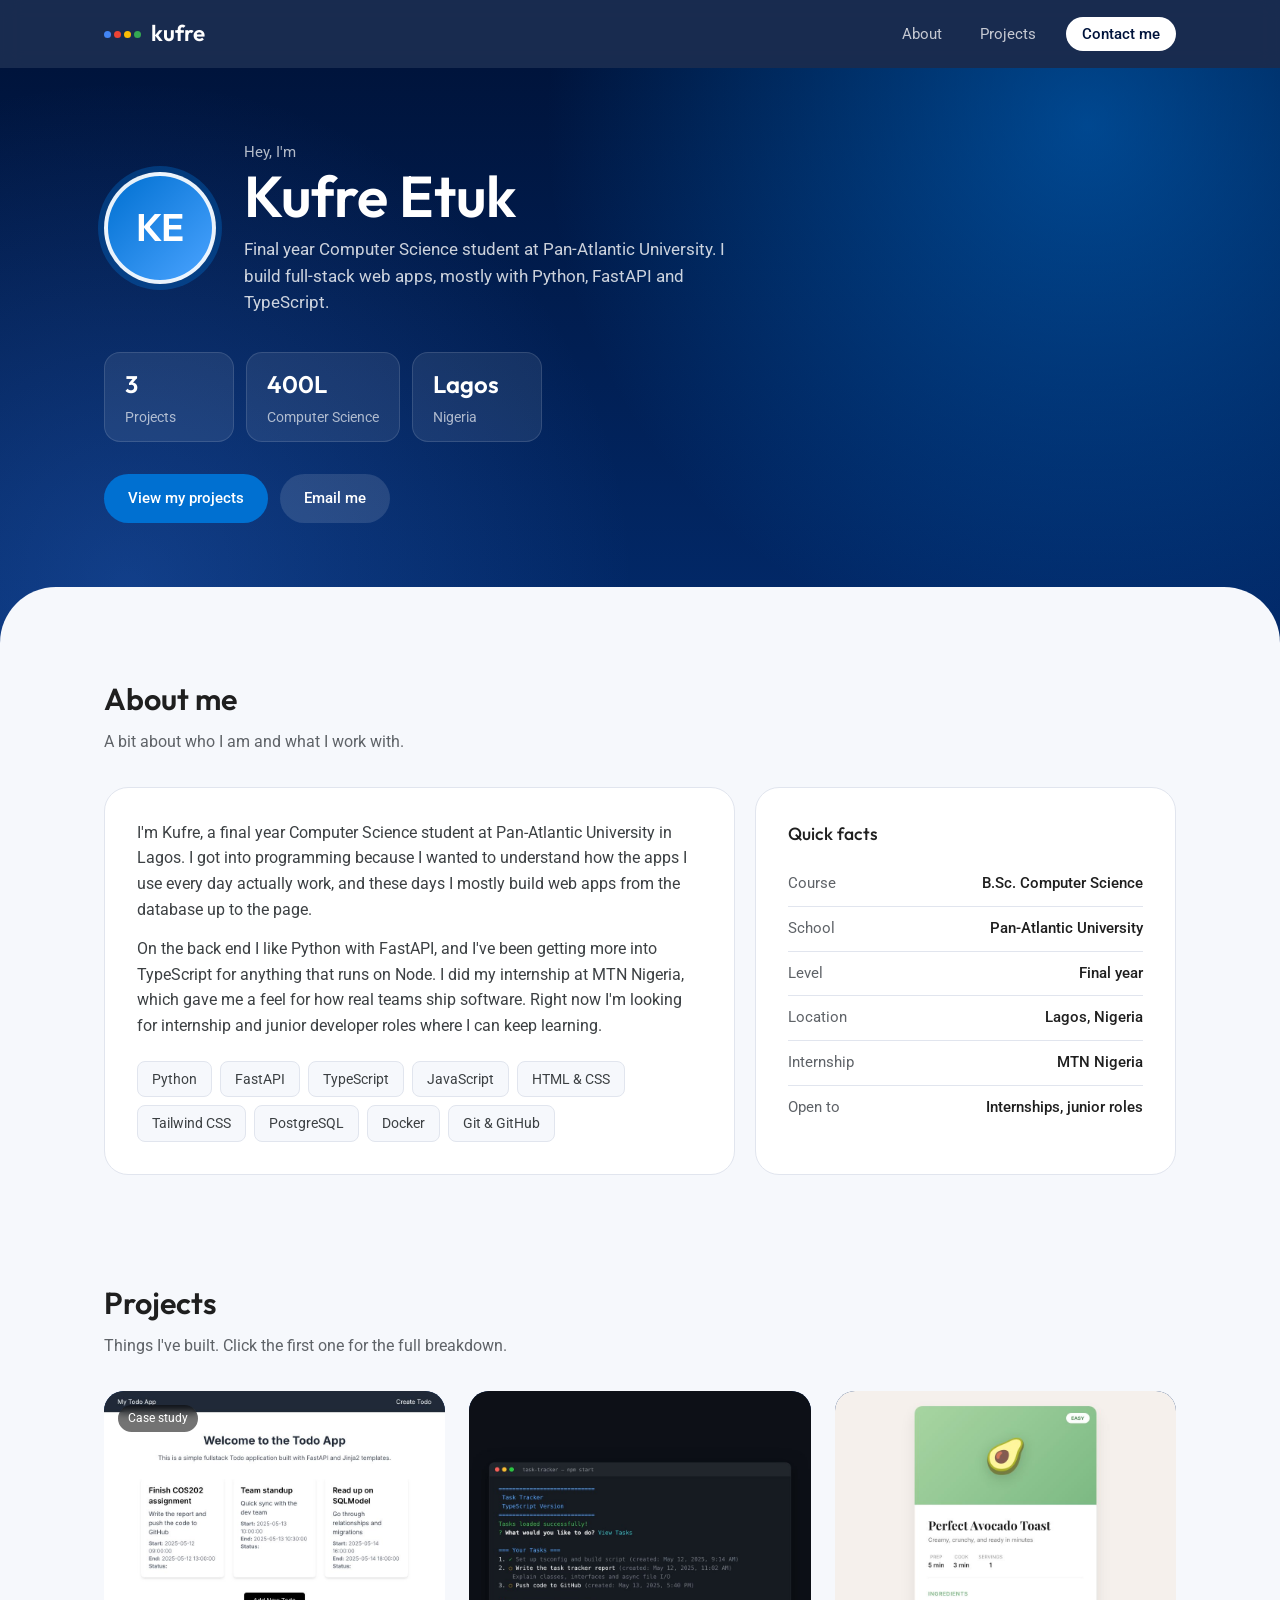
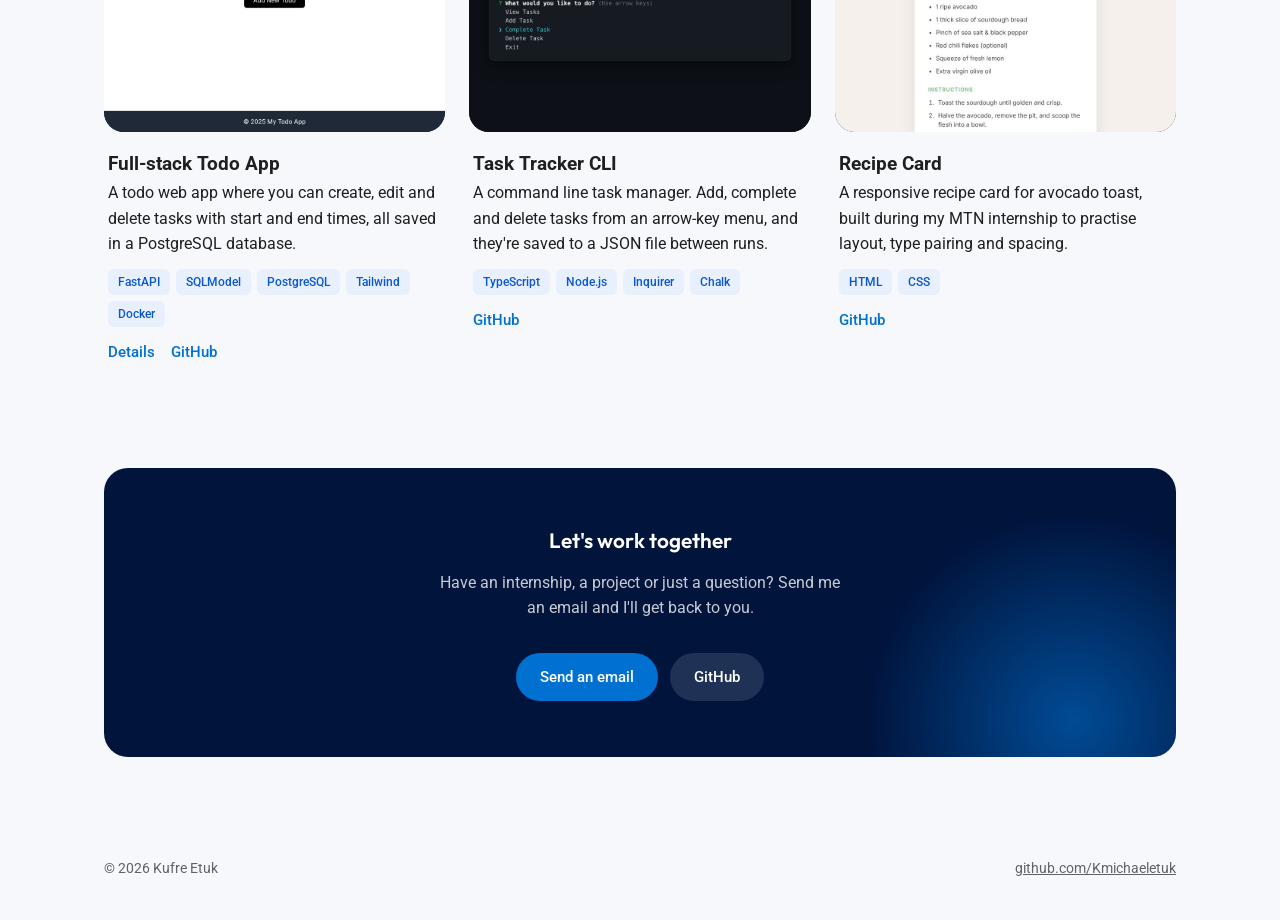
<file: index.html>
<!DOCTYPE html>
<html lang="en">
<head>
  <meta charset="UTF-8">
  <meta name="viewport" content="width=device-width, initial-scale=1.0">
  <title>Kufre Etuk | Portfolio</title>
  <meta name="description" content="Portfolio of Kufre Etuk, final year computer science student at Pan-Atlantic University.">
  <link rel="preconnect" href="https://fonts.googleapis.com">
  <link rel="preconnect" href="https://fonts.gstatic.com" crossorigin>
  <link href="https://fonts.googleapis.com/css2?family=Outfit:wght@400;500;600&family=Roboto:wght@400;500&display=swap" rel="stylesheet">
  <link rel="stylesheet" href="css/style.css">
</head>
<body>

<header class="top">
  <div class="wrap">
    <a href="index.html" class="logo"><span class="dots"><i></i><i></i><i></i><i></i></span>kufre</a>
    <button class="menu-btn" aria-expanded="false" aria-label="Open menu">Menu</button>
    <ul class="nav">
      <li><a href="#about">About</a></li>
      <li><a href="#projects">Projects</a></li>
      <li><a href="#contact" class="cta">Contact me</a></li>
    </ul>
  </div>
</header>

<main>
  <div class="hero">
    <div class="wrap">
      <div class="profile">
        <div class="avatar">KE</div>
        <div>
          <p class="hello">Hey, I'm</p>
          <h1>Kufre Etuk</h1>
          <p class="tag">Final year Computer Science student at Pan-Atlantic University. I build full-stack web apps, mostly with Python, FastAPI and TypeScript.</p>
        </div>
      </div>

      <div class="stats">
        <div class="stat"><b>3</b><span>Projects</span></div>
        <div class="stat"><b>400L</b><span>Computer Science</span></div>
        <div class="stat"><b>Lagos</b><span>Nigeria</span></div>
      </div>

      <div class="hero-btns">
        <a href="#projects" class="btn primary">View my projects</a>
        <a href="mailto:kufreetuk07@gmail.com" class="btn ghost">Email me</a>
      </div>
    </div>
    <div class="wave"></div>
  </div>

  <section id="about">
    <div class="wrap">
      <h2 class="sec-title">About me</h2>
      <p class="sec-sub">A bit about who I am and what I work with.</p>
      <div class="about-grid">
        <div class="card">
          <p>I'm Kufre, a final year Computer Science student at Pan-Atlantic University in Lagos. I got into programming because I wanted to understand how the apps I use every day actually work, and these days I mostly build web apps from the database up to the page.</p>
          <p>On the back end I like Python with FastAPI, and I've been getting more into TypeScript for anything that runs on Node. I did my internship at MTN Nigeria, which gave me a feel for how real teams ship software. Right now I'm looking for internship and junior developer roles where I can keep learning.</p>
          <ul class="chips">
            <li>Python</li>
            <li>FastAPI</li>
            <li>TypeScript</li>
            <li>JavaScript</li>
            <li>HTML &amp; CSS</li>
            <li>Tailwind CSS</li>
            <li>PostgreSQL</li>
            <li>Docker</li>
            <li>Git &amp; GitHub</li>
          </ul>
        </div>
        <div class="card info">
          <h3>Quick facts</h3>
          <dl>
            <div><dt>Course</dt><dd>B.Sc. Computer Science</dd></div>
            <div><dt>School</dt><dd>Pan-Atlantic University</dd></div>
            <div><dt>Level</dt><dd>Final year</dd></div>
            <div><dt>Location</dt><dd>Lagos, Nigeria</dd></div>
            <div><dt>Internship</dt><dd>MTN Nigeria</dd></div>
            <div><dt>Open to</dt><dd>Internships, junior roles</dd></div>
          </dl>
        </div>
      </div>
    </div>
  </section>

  <section id="projects">
    <div class="wrap">
      <h2 class="sec-title">Projects</h2>
      <p class="sec-sub">Things I've built. Click the first one for the full breakdown.</p>

      <div class="tiles">
        <div class="tile-wrap">
          <a href="project.html" class="tile">
            <div class="art"><img src="images/todo-tile.jpg" alt="Todo app home page showing three todo cards"><span class="badge">Case study</span></div>
          </a>
          <div class="tile-body">
            <h3>Full-stack Todo App</h3>
            <p>A todo web app where you can create, edit and delete tasks with start and end times, all saved in a PostgreSQL database.</p>
            <div class="stack"><span>FastAPI</span><span>SQLModel</span><span>PostgreSQL</span><span>Tailwind</span><span>Docker</span></div>
            <div class="tile-links">
              <a href="project.html">Details</a>
              <a href="https://github.com/Kmichaeletuk/Ketuk-COS202/tree/main/todo_app/todo_app" target="_blank" rel="noopener">GitHub</a>
            </div>
          </div>
        </div>

        <div class="tile-wrap">
          <a href="https://github.com/Kmichaeletuk/Ketuk-COS202/tree/main/task-tracker" target="_blank" rel="noopener" class="tile">
            <div class="art"><img src="images/task-tracker.jpg" alt="Task Tracker running in a terminal"></div>
          </a>
          <div class="tile-body">
            <h3>Task Tracker CLI</h3>
            <p>A command line task manager. Add, complete and delete tasks from an arrow-key menu, and they're saved to a JSON file between runs.</p>
            <div class="stack"><span>TypeScript</span><span>Node.js</span><span>Inquirer</span><span>Chalk</span></div>
            <div class="tile-links">
              <a href="https://github.com/Kmichaeletuk/Ketuk-COS202/tree/main/task-tracker" target="_blank" rel="noopener">GitHub</a>
            </div>
          </div>
        </div>

        <div class="tile-wrap">
          <a href="https://github.com/Kmichaeletuk/Kufre-Etuk-MTN2" target="_blank" rel="noopener" class="tile">
            <div class="art"><img src="images/recipe-card.jpg" alt="Avocado toast recipe card"></div>
          </a>
          <div class="tile-body">
            <h3>Recipe Card</h3>
            <p>A responsive recipe card for avocado toast, built during my MTN internship to practise layout, type pairing and spacing.</p>
            <div class="stack"><span>HTML</span><span>CSS</span></div>
            <div class="tile-links">
              <a href="https://github.com/Kmichaeletuk/Kufre-Etuk-MTN2" target="_blank" rel="noopener">GitHub</a>
            </div>
          </div>
        </div>
      </div>
    </div>
  </section>

  <section id="contact">
    <div class="wrap">
      <div class="card contact">
        <h2>Let's work together</h2>
        <p>Have an internship, a project or just a question? Send me an email and I'll get back to you.</p>
        <div class="hero-btns">
          <a href="mailto:kufreetuk07@gmail.com?subject=Hi%20Kufre" class="btn primary">Send an email</a>
          <a href="https://github.com/Kmichaeletuk" target="_blank" rel="noopener" class="btn ghost">GitHub</a>
        </div>
      </div>
    </div>
  </section>
</main>

<footer>
  <div class="wrap">
    <span>&copy; <span id="year">2026</span> Kufre Etuk</span>
    <a href="https://github.com/Kmichaeletuk" target="_blank" rel="noopener">github.com/Kmichaeletuk</a>
  </div>
</footer>

<script src="js/main.js"></script>
</body>
</html>
</file>
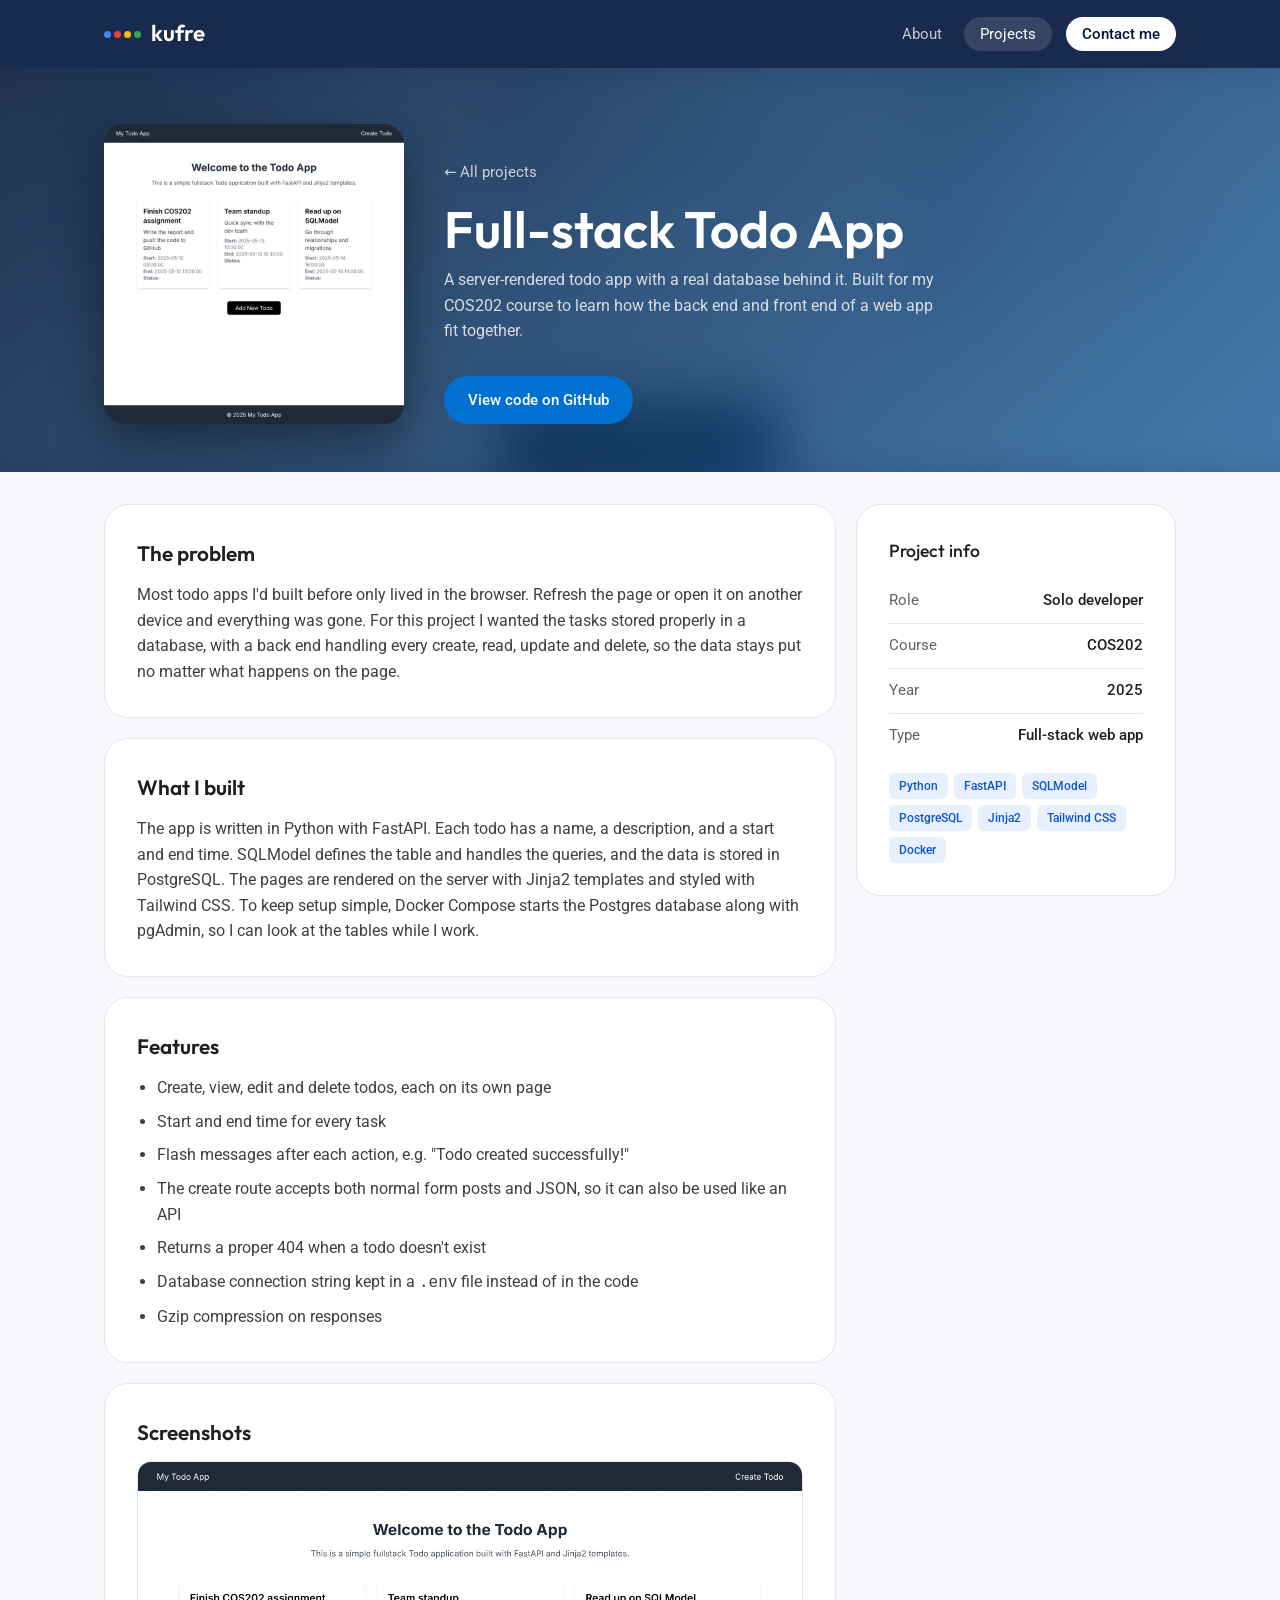
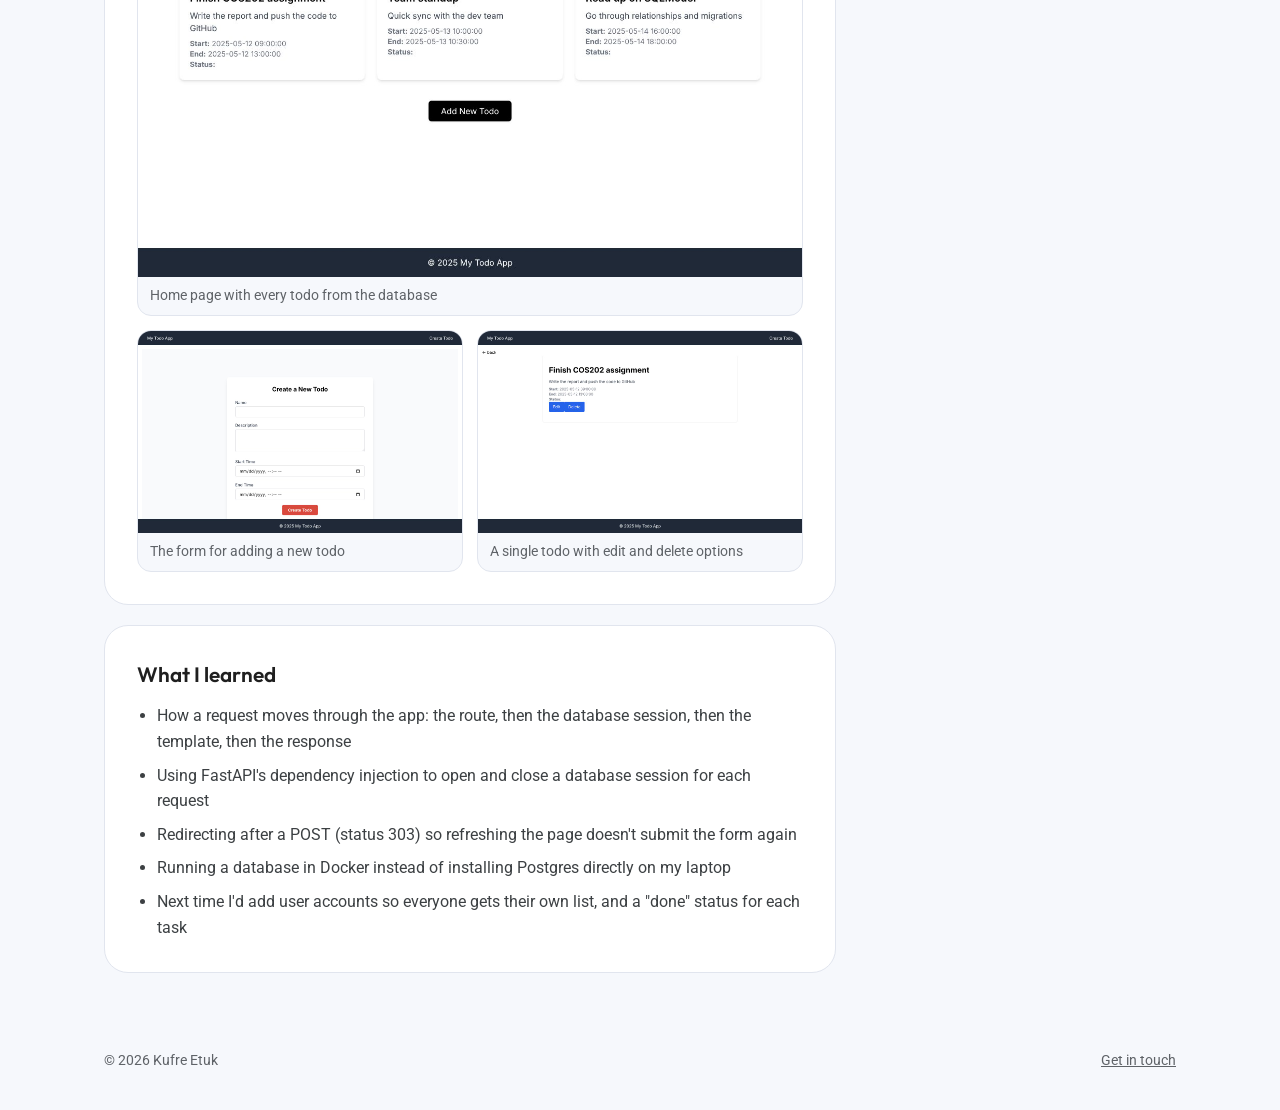
<file: project.html>
<!DOCTYPE html>
<html lang="en">
<head>
  <meta charset="UTF-8">
  <meta name="viewport" content="width=device-width, initial-scale=1.0">
  <title>Full-stack Todo App | Kufre Etuk</title>
  <meta name="description" content="Case study: a full-stack todo app built with FastAPI, SQLModel and PostgreSQL.">
  <link rel="preconnect" href="https://fonts.googleapis.com">
  <link rel="preconnect" href="https://fonts.gstatic.com" crossorigin>
  <link href="https://fonts.googleapis.com/css2?family=Outfit:wght@400;500;600&family=Roboto:wght@400;500&display=swap" rel="stylesheet">
  <link rel="stylesheet" href="css/style.css">
</head>
<body>

<header class="top">
  <div class="wrap">
    <a href="index.html" class="logo"><span class="dots"><i></i><i></i><i></i><i></i></span>kufre</a>
    <button class="menu-btn" aria-expanded="false" aria-label="Open menu">Menu</button>
    <ul class="nav">
      <li><a href="index.html#about">About</a></li>
      <li><a href="index.html#projects" class="on">Projects</a></li>
      <li><a href="index.html#contact" class="cta">Contact me</a></li>
    </ul>
  </div>
</header>

<main>
  <div class="game-hero">
    <div class="backdrop" style="background-image: linear-gradient(135deg, rgba(0,20,60,0.85), rgba(0,112,209,0.65)), url('images/todo-tile.jpg');"></div>
    <div class="wrap">
      <div class="art"><img src="images/todo-tile.jpg" alt="Todo app home page"></div>
      <div>
        <a href="index.html#projects" class="back">&larr; All projects</a>
        <h1>Full-stack Todo App</h1>
        <p class="lead">A server-rendered todo app with a real database behind it. Built for my COS202 course to learn how the back end and front end of a web app fit together.</p>
        <div class="hero-btns">
          <a href="https://github.com/Kmichaeletuk/Ketuk-COS202/tree/main/todo_app/todo_app" target="_blank" rel="noopener" class="btn primary">View code on GitHub</a>
        </div>
      </div>
    </div>
  </div>

  <div class="wrap">
    <div class="detail-grid">
      <div>
        <div class="card">
          <h2>The problem</h2>
          <p>Most todo apps I'd built before only lived in the browser. Refresh the page or open it on another device and everything was gone. For this project I wanted the tasks stored properly in a database, with a back end handling every create, read, update and delete, so the data stays put no matter what happens on the page.</p>
        </div>
        <div class="card">
          <h2>What I built</h2>
          <p>The app is written in Python with FastAPI. Each todo has a name, a description, and a start and end time. SQLModel defines the table and handles the queries, and the data is stored in PostgreSQL. The pages are rendered on the server with Jinja2 templates and styled with Tailwind CSS. To keep setup simple, Docker Compose starts the Postgres database along with pgAdmin, so I can look at the tables while I work.</p>
        </div>
        <div class="card">
          <h2>Features</h2>
          <ul>
            <li>Create, view, edit and delete todos, each on its own page</li>
            <li>Start and end time for every task</li>
            <li>Flash messages after each action, e.g. "Todo created successfully!"</li>
            <li>The create route accepts both normal form posts and JSON, so it can also be used like an API</li>
            <li>Returns a proper 404 when a todo doesn't exist</li>
            <li>Database connection string kept in a <code>.env</code> file instead of in the code</li>
            <li>Gzip compression on responses</li>
          </ul>
        </div>
        <div class="card">
          <h2>Screenshots</h2>
          <div class="shots">
            <figure><img src="images/todo-home.jpg" alt="Home page listing todos"><figcaption>Home page with every todo from the database</figcaption></figure>
            <figure><img src="images/todo-create.jpg" alt="Create todo form"><figcaption>The form for adding a new todo</figcaption></figure>
            <figure><img src="images/todo-detail.jpg" alt="Single todo page"><figcaption>A single todo with edit and delete options</figcaption></figure>
          </div>
        </div>
        <div class="card">
          <h2>What I learned</h2>
          <ul>
            <li>How a request moves through the app: the route, then the database session, then the template, then the response</li>
            <li>Using FastAPI's dependency injection to open and close a database session for each request</li>
            <li>Redirecting after a POST (status 303) so refreshing the page doesn't submit the form again</li>
            <li>Running a database in Docker instead of installing Postgres directly on my laptop</li>
            <li>Next time I'd add user accounts so everyone gets their own list, and a "done" status for each task</li>
          </ul>
        </div>
      </div>

      <aside class="side">
        <div class="card info">
          <h3>Project info</h3>
          <dl>
            <div><dt>Role</dt><dd>Solo developer</dd></div>
            <div><dt>Course</dt><dd>COS202</dd></div>
            <div><dt>Year</dt><dd>2025</dd></div>
            <div><dt>Type</dt><dd>Full-stack web app</dd></div>
          </dl>
          <div class="stack" style="margin-top:16px"><span>Python</span><span>FastAPI</span><span>SQLModel</span><span>PostgreSQL</span><span>Jinja2</span><span>Tailwind CSS</span><span>Docker</span></div>
        </div>
      </aside>
    </div>
  </div>
</main>

<footer>
  <div class="wrap" style="margin-top:48px">
    <span>&copy; <span id="year">2026</span> Kufre Etuk</span>
    <a href="index.html#contact">Get in touch</a>
  </div>
</footer>

<script src="js/main.js"></script>
</body>
</html>
</file>
<file: css/style.css>
:root {
  --bg: #f6f8fc;
  --surface: #ffffff;
  --ink: #1f1f1f;
  --muted: #5f6368;
  --line: #e1e5ee;
  --navy: #00143c;
  --navy-2: #022a6b;
  --ps: #0070d1;
  --ps-light: #e8f0fe;
  --g-blue: #4285f4;
  --g-red: #ea4335;
  --g-yellow: #fbbc04;
  --g-green: #34a853;
  --radius: 24px;
  --head: "Outfit", system-ui, sans-serif;
  --body: "Roboto", system-ui, sans-serif;
  --wrap: 1120px;
}

* { box-sizing: border-box; margin: 0; padding: 0; }
html { scroll-behavior: smooth; }
body {
  background: var(--bg);
  color: var(--ink);
  font-family: var(--body);
  font-size: 16px;
  line-height: 1.6;
}
img { max-width: 100%; display: block; }
a { color: inherit; }
.wrap { max-width: var(--wrap); margin: 0 auto; padding: 0 24px; }

/* top bar */
.top {
  position: sticky; top: 0; z-index: 20;
  background: rgba(0, 20, 60, 0.9);
  backdrop-filter: blur(10px);
  color: #fff;
}
.top .wrap { display: flex; align-items: center; justify-content: space-between; height: 68px; }
.logo { font-family: var(--head); font-weight: 600; font-size: 1.4rem; text-decoration: none; display: flex; align-items: center; gap: 10px; }
.dots { display: inline-flex; gap: 3px; }
.dots i { width: 7px; height: 7px; border-radius: 50%; display: block; }
.dots i:nth-child(1) { background: var(--g-blue); }
.dots i:nth-child(2) { background: var(--g-red); }
.dots i:nth-child(3) { background: var(--g-yellow); }
.dots i:nth-child(4) { background: var(--g-green); }
.nav { display: flex; gap: 6px; list-style: none; align-items: center; }
.nav a { text-decoration: none; padding: 8px 16px; border-radius: 999px; font-size: 0.95rem; color: rgba(255,255,255,0.75); transition: background .15s, color .15s; }
.nav a:hover, .nav a.on { color: #fff; background: rgba(255,255,255,0.12); }
.nav a.cta { background: #fff; color: var(--navy); font-weight: 500; margin-left: 8px; }
.nav a.cta:hover { background: var(--ps-light); }
.menu-btn { display: none; background: none; border: 1px solid rgba(255,255,255,0.35); color: #fff; border-radius: 999px; padding: 6px 14px; font: inherit; cursor: pointer; }

/* hero, the playstation-ish bit */
.hero {
  background:
    radial-gradient(circle at 85% 10%, rgba(0, 112, 209, 0.55), transparent 45%),
    radial-gradient(circle at 10% 90%, rgba(66, 133, 244, 0.25), transparent 40%),
    linear-gradient(180deg, var(--navy) 0%, var(--navy-2) 100%);
  color: #fff;
  padding: 72px 0 0;
  overflow: hidden;
}
.profile { display: flex; align-items: center; gap: 28px; }
.avatar {
  flex: none; width: 112px; height: 112px; border-radius: 50%;
  display: grid; place-items: center;
  font-family: var(--head); font-size: 2.4rem; font-weight: 600;
  background: linear-gradient(135deg, var(--ps), #4aa3ff);
  border: 4px solid rgba(255,255,255,0.9);
  box-shadow: 0 0 0 6px rgba(0, 112, 209, 0.35);
}
.hello { font-size: 0.95rem; color: rgba(255,255,255,0.7); }
.hero h1 { font-family: var(--head); font-weight: 600; font-size: clamp(2.2rem, 5vw, 3.6rem); line-height: 1.1; }
.hero .tag { margin-top: 8px; color: rgba(255,255,255,0.8); font-size: 1.05rem; max-width: 52ch; }

.stats { display: flex; gap: 12px; margin-top: 36px; flex-wrap: wrap; }
.stat { background: rgba(255,255,255,0.08); border: 1px solid rgba(255,255,255,0.12); border-radius: 16px; padding: 12px 20px; min-width: 130px; }
.stat b { display: block; font-family: var(--head); font-size: 1.5rem; font-weight: 600; }
.stat span { font-size: 0.85rem; color: rgba(255,255,255,0.65); }

.hero-btns { display: flex; gap: 12px; margin-top: 32px; flex-wrap: wrap; }
.btn {
  display: inline-flex; align-items: center; gap: 8px;
  text-decoration: none; font-weight: 500; font-size: 0.95rem;
  padding: 12px 24px; border-radius: 999px; border: 0; cursor: pointer;
  transition: transform .15s, background .15s, box-shadow .15s;
}
.btn:hover { transform: translateY(-1px); }
.btn.primary { background: var(--ps); color: #fff; }
.btn.primary:hover { background: #0062b8; box-shadow: 0 6px 18px rgba(0,112,209,0.35); }
.btn.ghost { background: rgba(255,255,255,0.12); color: #fff; }
.btn.ghost:hover { background: rgba(255,255,255,0.2); }
.btn.tonal { background: var(--ps-light); color: #0b57d0; }

.wave { height: 56px; background: var(--bg); border-radius: 56px 56px 0 0; margin-top: 64px; }

/* sections */
section { padding: 32px 0 72px; }
.sec-title { font-family: var(--head); font-weight: 600; font-size: 1.9rem; margin-bottom: 6px; }
.sec-sub { color: var(--muted); margin-bottom: 32px; }

.card { background: var(--surface); border: 1px solid var(--line); border-radius: var(--radius); padding: 32px; }

/* about */
.about-grid { display: grid; grid-template-columns: 1.5fr 1fr; gap: 20px; }
.about-grid .card p + p { margin-top: 14px; }
.about-grid .card p { color: #3c4043; }
.chips { padding-left: 0 !important; display: flex; flex-wrap: wrap; gap: 8px; margin-top: 22px; list-style: none; }
.chips li { margin: 0 !important; border: 1px solid var(--line); padding: 6px 14px; border-radius: 8px; font-size: 0.88rem; color: #3c4043; background: var(--bg); }
.info h3 { font-family: var(--head); font-weight: 500; font-size: 1.1rem; margin-bottom: 14px; }
.info dl div { display: flex; justify-content: space-between; gap: 12px; padding: 10px 0; border-bottom: 1px solid var(--line); font-size: 0.93rem; }
.info dl div:last-child { border-bottom: 0; }
.info dt { color: var(--muted); }
.info dd { text-align: right; font-weight: 500; }

/* project tiles */
.tiles { display: grid; grid-template-columns: repeat(3, 1fr); gap: 24px; }
.tile { text-decoration: none; display: block; outline: none; }
.tile .art {
  position: relative; aspect-ratio: 1 / 1; border-radius: 20px; overflow: hidden;
  background: var(--navy-2);
  transition: transform .2s ease, box-shadow .2s ease;
}
.tile .art img { width: 100%; height: 100%; object-fit: cover; object-position: top left; }
.tile .art .ph {
  width: 100%; height: 100%; display: grid; place-items: center;
  font-family: var(--head); font-size: 4rem; font-weight: 600; color: rgba(255,255,255,0.9);
}
.ph.a { background: linear-gradient(140deg, #0070d1, #00143c); }
.ph.b { background: linear-gradient(140deg, #34a853, #0b3d2a); }
.ph.c { background: linear-gradient(140deg, #ea4335, #4a0d1f); }
.tile .badge {
  position: absolute; top: 14px; left: 14px;
  background: rgba(0,0,0,0.55); color: #fff; backdrop-filter: blur(4px);
  font-size: 0.75rem; padding: 4px 10px; border-radius: 999px;
}
/* ps5 style focus: white ring + lift */
.tile:hover .art, .tile:focus-visible .art {
  transform: scale(1.03);
  box-shadow: 0 0 0 3px #fff, 0 0 0 6px var(--ps), 0 18px 40px rgba(0, 20, 60, 0.3);
}
.tile-body { padding: 18px 4px 0; }
.tile h3 { font-family: var(--head); font-weight: 600; font-size: 1.25rem; }
.tile p { color: var(--muted); font-size: 0.93rem; margin-top: 4px; }
.stack { display: flex; flex-wrap: wrap; gap: 6px; margin-top: 12px; }
.stack span { font-size: 0.78rem; background: var(--ps-light); color: #0b57d0; padding: 3px 10px; border-radius: 6px; font-weight: 500; }
.tile-links { display: flex; gap: 16px; margin-top: 14px; font-size: 0.92rem; }
.tile-links a { color: var(--ps); font-weight: 500; text-decoration: none; }
.tile-links a:hover { text-decoration: underline; }

/* contact */
.contact { background: var(--navy); color: #fff; border: 0; text-align: center; padding: 56px 32px; position: relative; overflow: hidden; }
.contact::before {
  content: ""; position: absolute; inset: auto -10% -60% auto; width: 420px; height: 420px; border-radius: 50%;
  background: radial-gradient(circle, rgba(0,112,209,0.6), transparent 70%);
}
.contact > * { position: relative; }
.contact h2 { font-family: var(--head); font-weight: 600; font-size: clamp(1.8rem, 4vw, 2.6rem); }
.card.contact p { color: rgba(255,255,255,0.78); margin: 12px auto 28px; max-width: 46ch; }
.contact .hero-btns { justify-content: center; }

footer { padding: 28px 0 40px; color: var(--muted); font-size: 0.88rem; }
footer .wrap { display: flex; justify-content: space-between; gap: 12px; flex-wrap: wrap; }

/* project page, like a game page in the ps app */
.game-hero { position: relative; color: #fff; background: var(--navy); overflow: hidden; }
.game-hero .backdrop { position: absolute; inset: 0; background-size: cover; background-position: center; filter: blur(28px) brightness(0.8); transform: scale(1.2); }
.game-hero .wrap { position: relative; display: grid; grid-template-columns: 300px 1fr; gap: 40px; align-items: end; padding-top: 56px; padding-bottom: 48px; }
.game-hero .art { aspect-ratio: 1 / 1; border-radius: 20px; overflow: hidden; box-shadow: 0 20px 50px rgba(0,0,0,0.4); }
.game-hero .art img { width: 100%; height: 100%; object-fit: cover; object-position: top left; }
.back { display: inline-block; color: rgba(255,255,255,0.75); text-decoration: none; margin-bottom: 16px; font-size: 0.93rem; }
.back:hover { color: #fff; }
.game-hero h1 { font-family: var(--head); font-weight: 600; font-size: clamp(2rem, 5vw, 3.2rem); line-height: 1.1; }
.game-hero .lead { color: rgba(255,255,255,0.8); margin-top: 10px; max-width: 56ch; }

.detail-grid { display: grid; grid-template-columns: 1fr 320px; gap: 20px; margin-top: 32px; align-items: start; }
.detail-grid .card + .card { margin-top: 20px; }
.card h2 { font-family: var(--head); font-weight: 600; font-size: 1.3rem; margin-bottom: 12px; }
.card ul { padding-left: 20px; color: #3c4043; }
.card li + li { margin-top: 8px; }
.card > p { color: #3c4043; }
.shots { display: grid; grid-template-columns: 1fr 1fr; gap: 14px; }
.shots figure { border-radius: 14px; overflow: hidden; border: 1px solid var(--line); background: var(--bg); }
.shots figure:first-child { grid-column: 1 / -1; }
.shots figcaption { font-size: 0.85rem; color: var(--muted); padding: 8px 12px; }
.side { position: sticky; top: 88px; }

@media (max-width: 900px) {
  .tiles { grid-template-columns: 1fr 1fr; }
  .about-grid, .detail-grid { grid-template-columns: 1fr; }
  .side { position: static; }
  .game-hero .wrap { grid-template-columns: 1fr; }
  .game-hero .art { max-width: 240px; }
}

@media (max-width: 640px) {
  .wrap { padding: 0 16px; }
  .menu-btn { display: block; }
  .nav {
    display: none; position: absolute; top: 68px; left: 0; right: 0;
    flex-direction: column; align-items: stretch; gap: 4px; padding: 12px 16px 16px;
    background: var(--navy);
  }
  .nav.open { display: flex; }
  .nav a.cta { margin-left: 0; text-align: center; }
  .profile { flex-direction: column; align-items: flex-start; gap: 18px; }
  .avatar { width: 88px; height: 88px; font-size: 1.9rem; }
  .tiles { grid-template-columns: 1fr; }
  .card { padding: 24px; }
  .stat { min-width: 0; flex: 1; }
  .shots { grid-template-columns: 1fr; }
  .wave { margin-top: 48px; border-radius: 32px 32px 0 0; height: 32px; }
}
</file>
